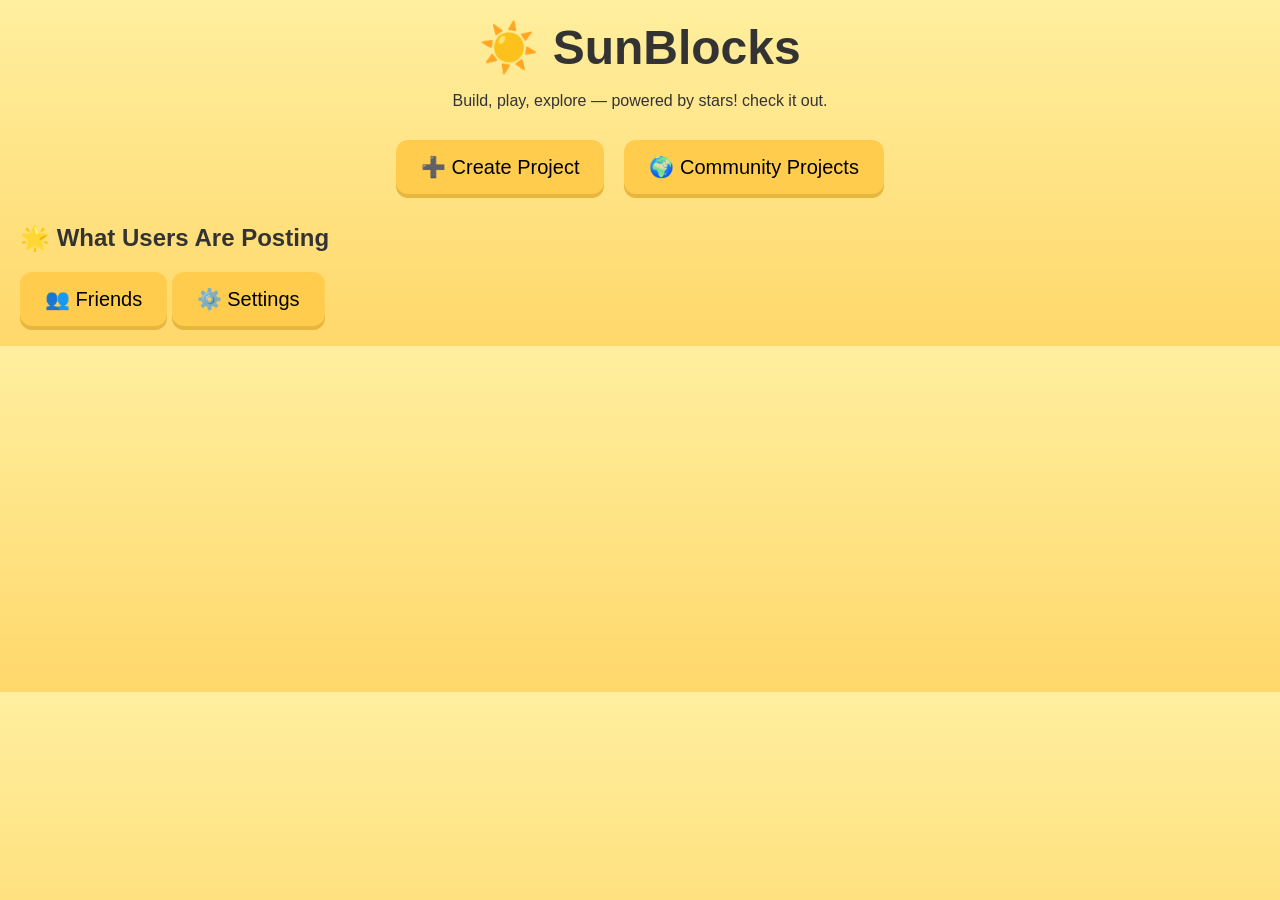
<file: index.html>
<!DOCTYPE html>
<html>
<head>
  <title>SunBlocks ☀️</title>
  <link rel="stylesheet" href="home.css">
</head>

<body>

  <header>
    <h1>☀️ SunBlocks</h1>
    <p>Build, play, explore — powered by stars! check it out.</p>
  </header>

  <div class="top-buttons">
    <button id="newProjectBtn">➕ Create Project</button>
    <button id="communityBtn">🌍 Community Projects</button>
  </div>

  <h2>🌟 What Users Are Posting</h2>
  <div id="communityGrid" class="grid"></div>

  <script src="home.js"></script>
</body>
</html>
<button id="friendsBtn">👥 Friends</button>
<button id="settingsBtn">⚙️ Settings</button>
</file>
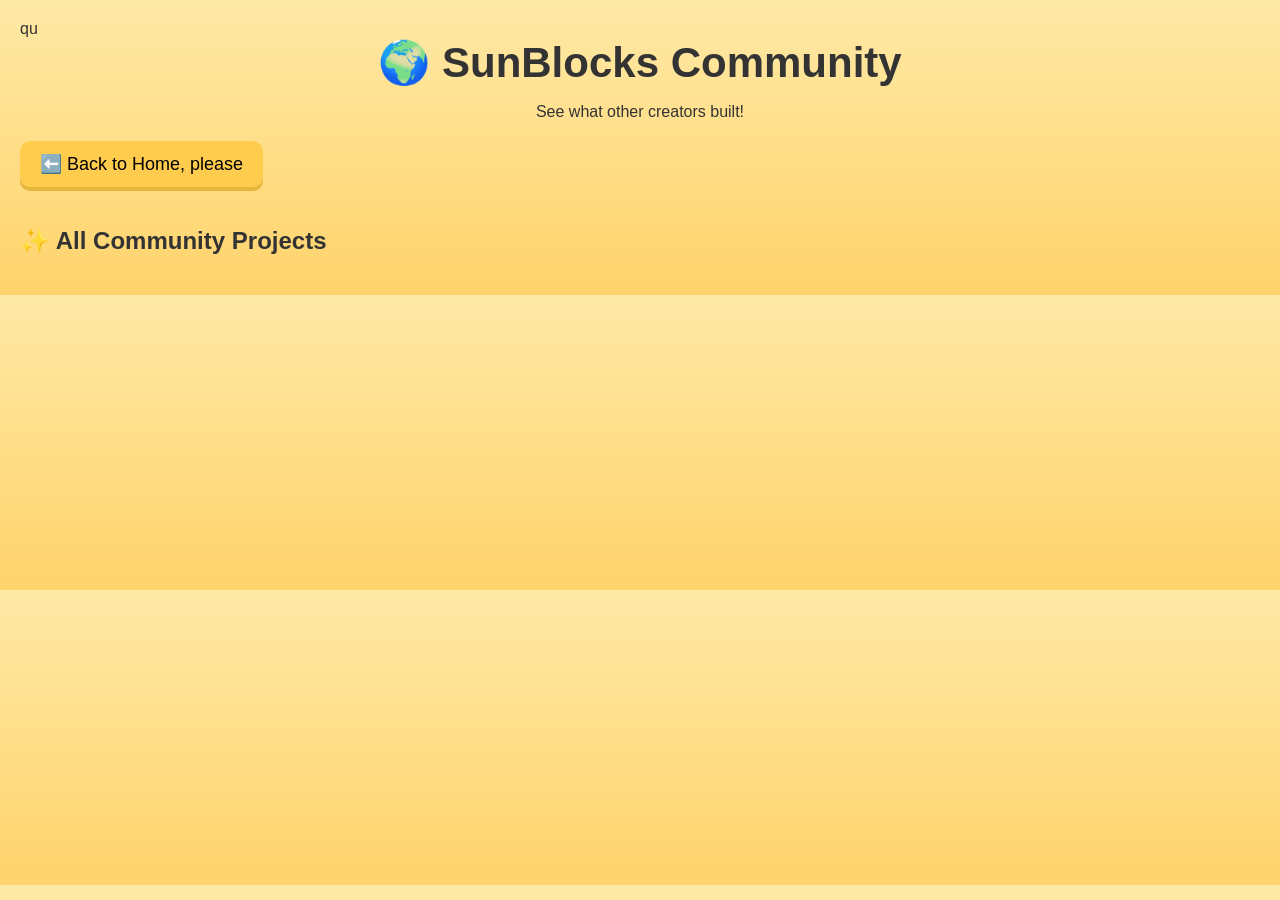
<file: community.html>
<!DOCTYPE html>
<html>qu
<head>
  <title>SunBlocks Charts ☀️</title>
  <link rel="stylesheet" href="community.css">
</head>

<body>

  <header>
    <h1>🌍 SunBlocks Community</h1>
    <p>See what other creators built!</p>
  </header>

  <button id="backBtn">⬅️ Back to Home, please</button>

  <h2>✨ All Community Projects</h2>
  <div id="communityGrid" class="grid"></div>

  <script src="community.js"></script>
</body>
</html>
</file>
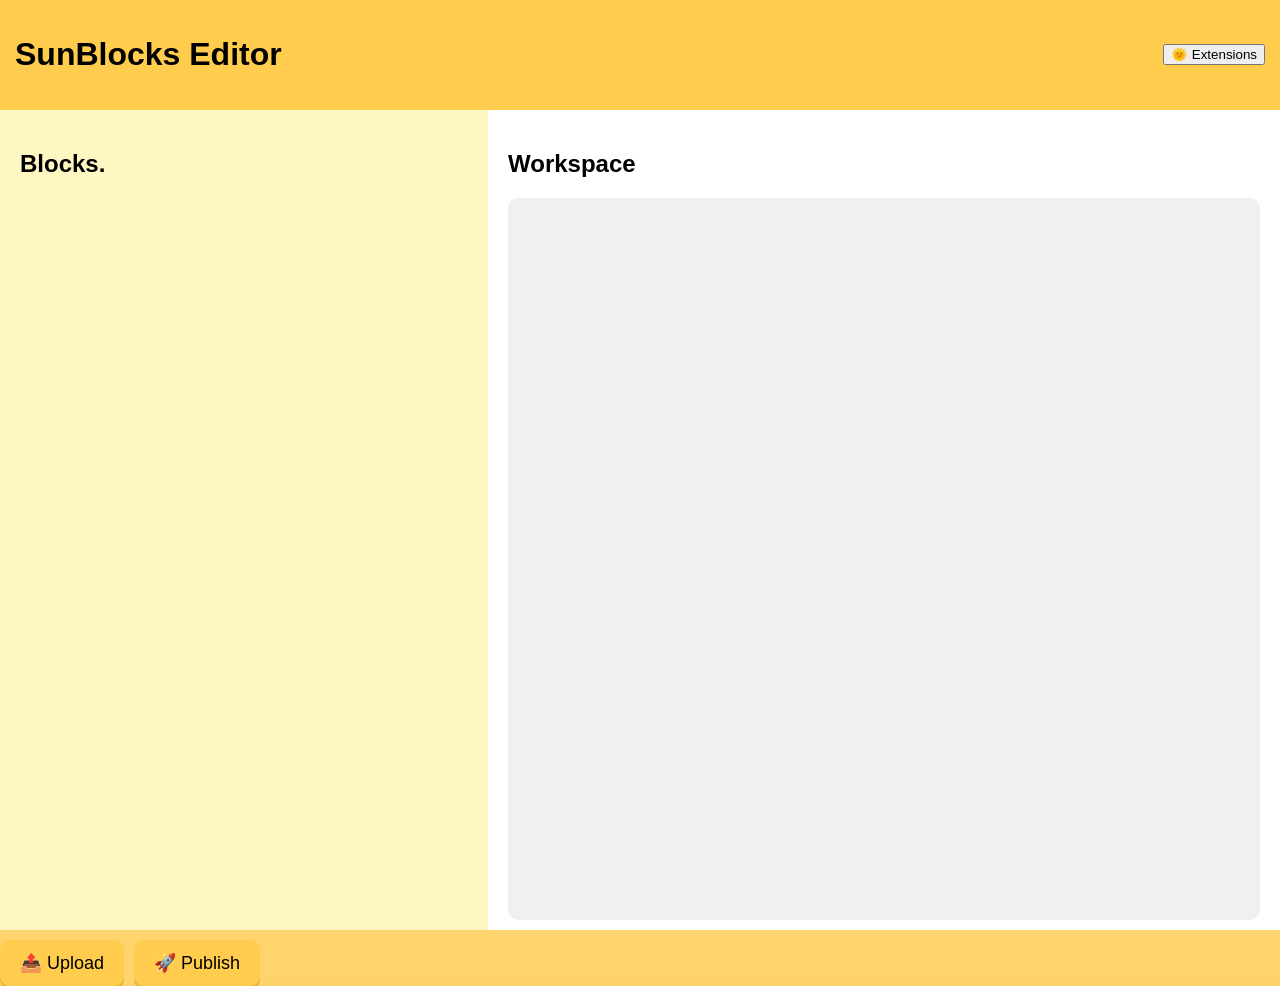
<file: editor.html>
<!DOCTYPE html>
<html>
<head>
  <title>SunBlocks Editor ☀️</title>
  <link rel="stylesheet" href="editor.css">
</head>

<body>

  <header>
    <h1>SunBlocks Editor</h1>
    <button id="extensionsBtn">🌞 Extensions</button>
  </header>

  <div id="editor">
    <div id="palette">
      <h2>Blocks.</h2>
      <div id="blockCategories"></div>
      <div id="blocks"></div>
    </div>

    <div id="workspace">
      <h2>Workspace</h2>
      <div id="dropZone"></div>
    </div>
  </div>

  <script src="blocks.js"></script>
  <script src="extensions.js"></script>
  <script src="editor.js"></script>
</body>
</html>
<div id="editorActions">
  <button id="uploadBtn">📤 Upload</button>
  <button id="publishBtn">🚀 Publish</button>
</div>
</file>
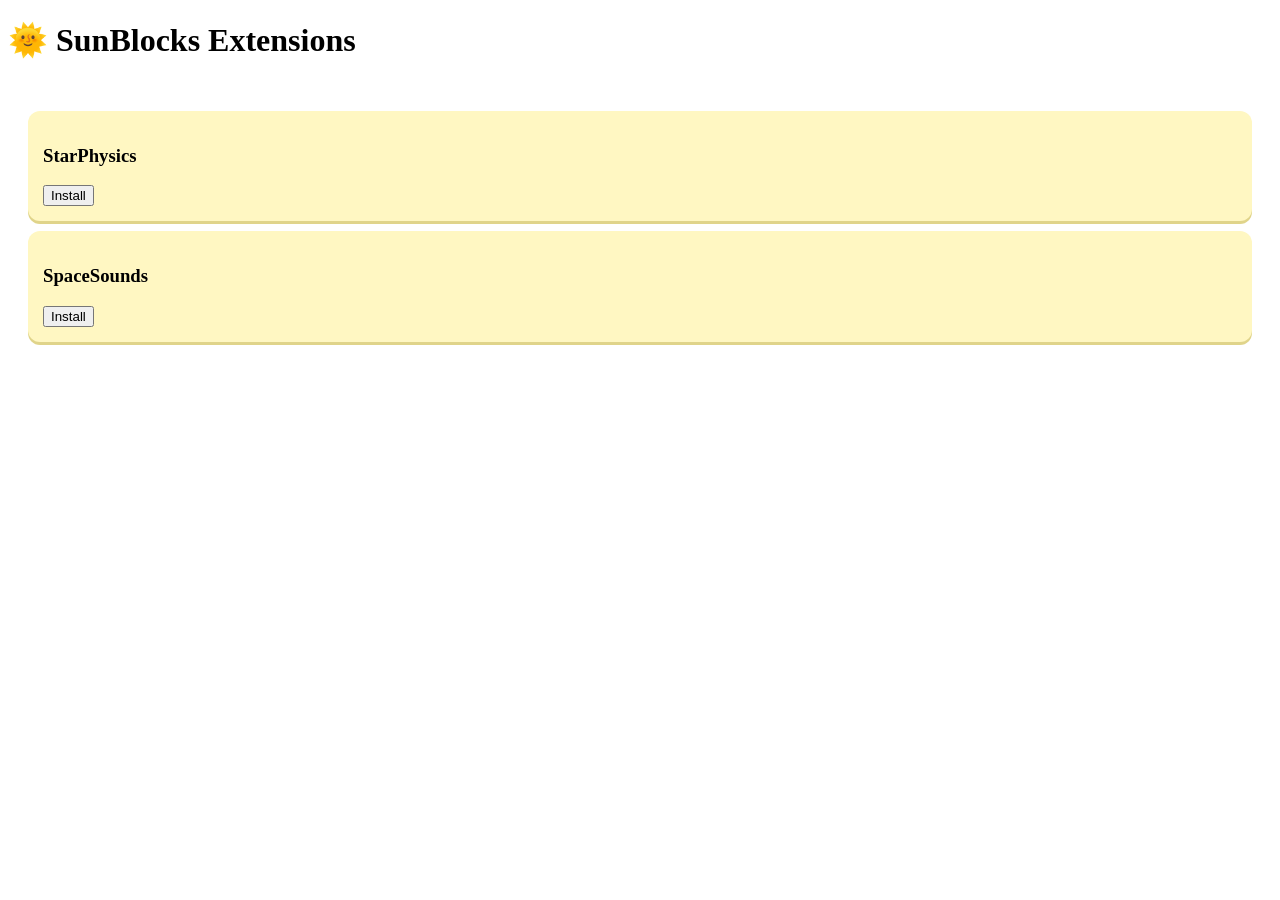
<file: extensions.html>
<!DOCTYPE html>
<html>
<head>
  <title>SunBlocks Extensions</title>
  <link rel="stylesheet" href="extensions.css">
</head>

<body>

  <header>
    <h1>🌞 SunBlocks Extensions</h1>
  </header>

  <div id="extList"></div>

  <script src="extensions.js"></script>
</body>
</html>
</file>
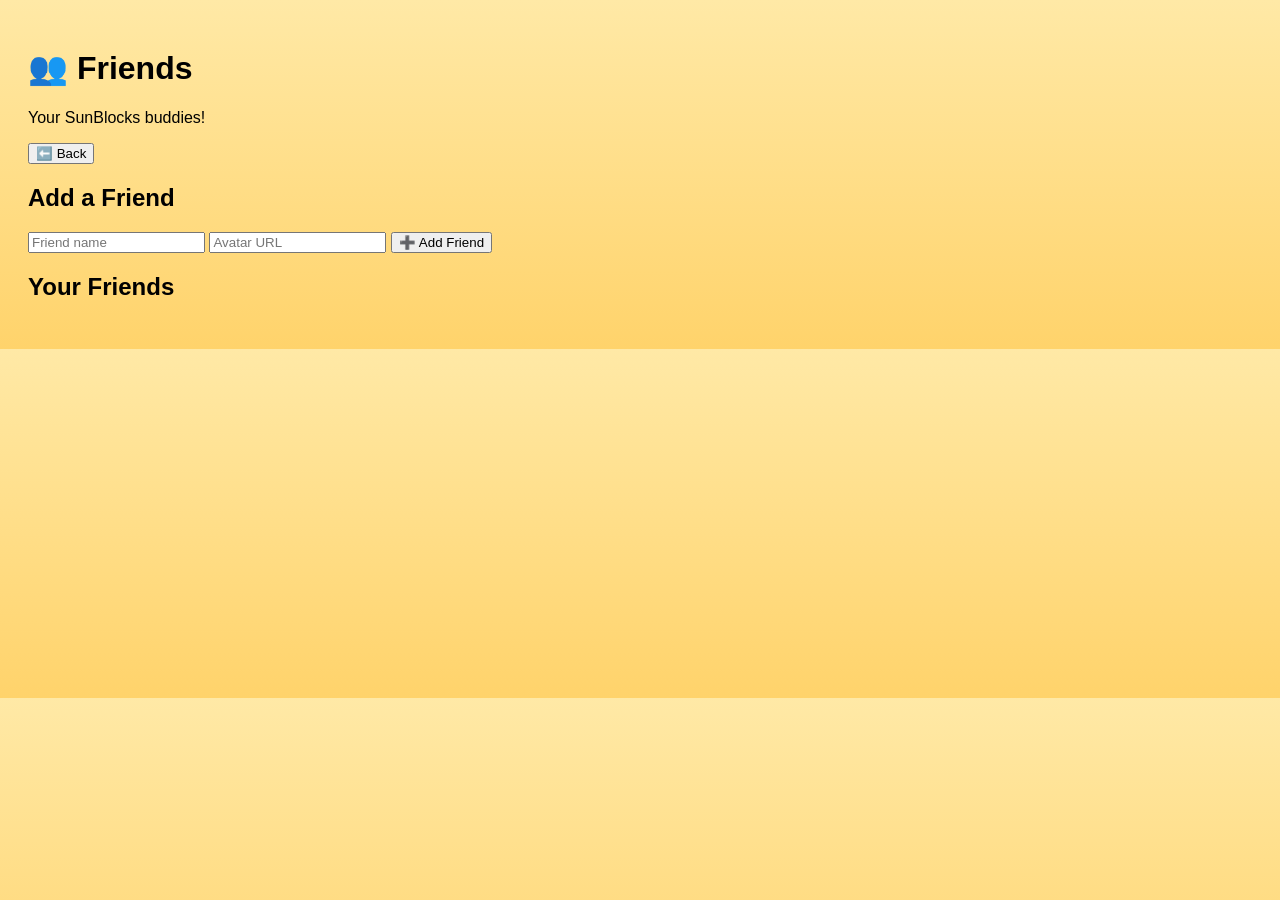
<file: friends.html>
<!DOCTYPE html>
<html>
<head>
  <title>SunBlocks Friends ☀️</title>
  <link rel="stylesheet" href="friends.css">
</head>

<body>

  <header>
    <h1>👥 Friends</h1>
    <p>Your SunBlocks buddies!</p>
  </header>

  <button id="backBtn">⬅️ Back</button>

  <h2>Add a Friend</h2>
  <input id="friendName" placeholder="Friend name">
  <input id="friendAvatar" placeholder="Avatar URL">
  <button id="addFriendBtn">➕ Add Friend</button>

  <h2>Your Friends</h2>
  <div id="friendsGrid" class="grid"></div>

  <script src="friends.js"></script>
  <script src="friendsPage.js"></script>
</body>
</html>
</file>
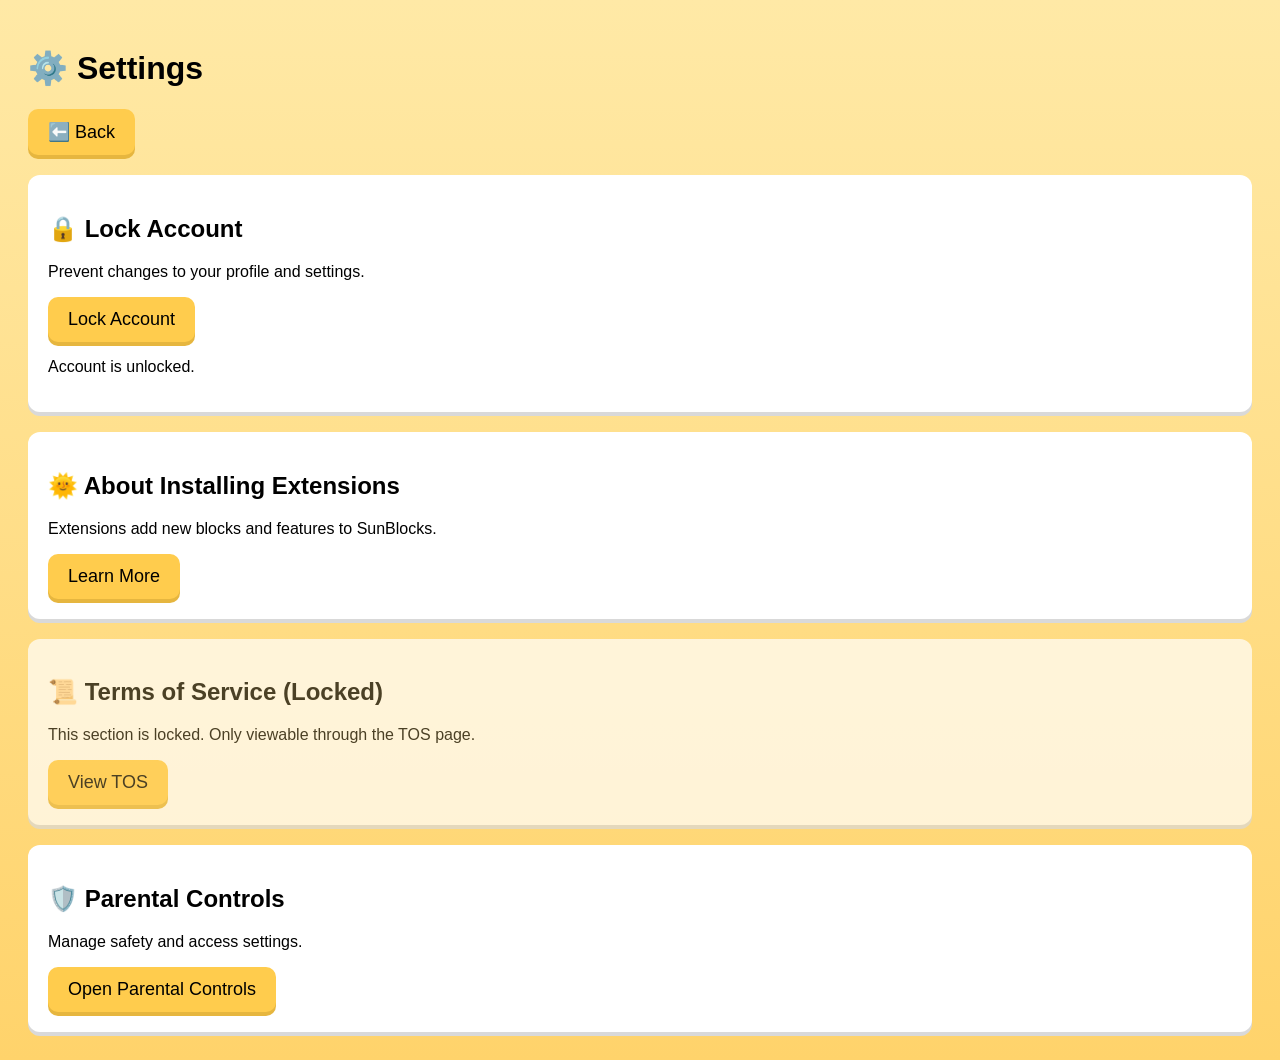
<file: settings.html>
<!DOCTYPE html>
<html>
<head>
  <title>SunBlocks Settings ⚙️</title>
  <link rel="stylesheet" href="settings.css">
</head>

<body>

  <header>
    <h1>⚙️ Settings</h1>
  </header>

  <button id="backBtn">⬅️ Back</button>

  <div class="section">
    <h2>🔒 Lock Account</h2>
    <p>Prevent changes to your profile and settings.</p>
    <button id="lockBtn">Lock Account</button>
    <p id="lockStatus"></p>
  </div>

  <div class="section">
    <h2>🌞 About Installing Extensions</h2>
    <p>Extensions add new blocks and features to SunBlocks.</p>
    <button id="extInfoBtn">Learn More</button>
  </div>

  <div class="section locked">
    <h2>📜 Terms of Service (Locked)</h2>
    <p>This section is locked. Only viewable through the TOS page.</p>
    <button id="tosBtn">View TOS</button>
  </div>

  <script src="settings.js"></script>
</body>
</html>
<div class="section">
  <h2>🛡️ Parental Controls</h2>
  <p>Manage safety and access settings.</p>
  <button id="parentalBtn">Open Parental Controls</button>
</div>
</file>
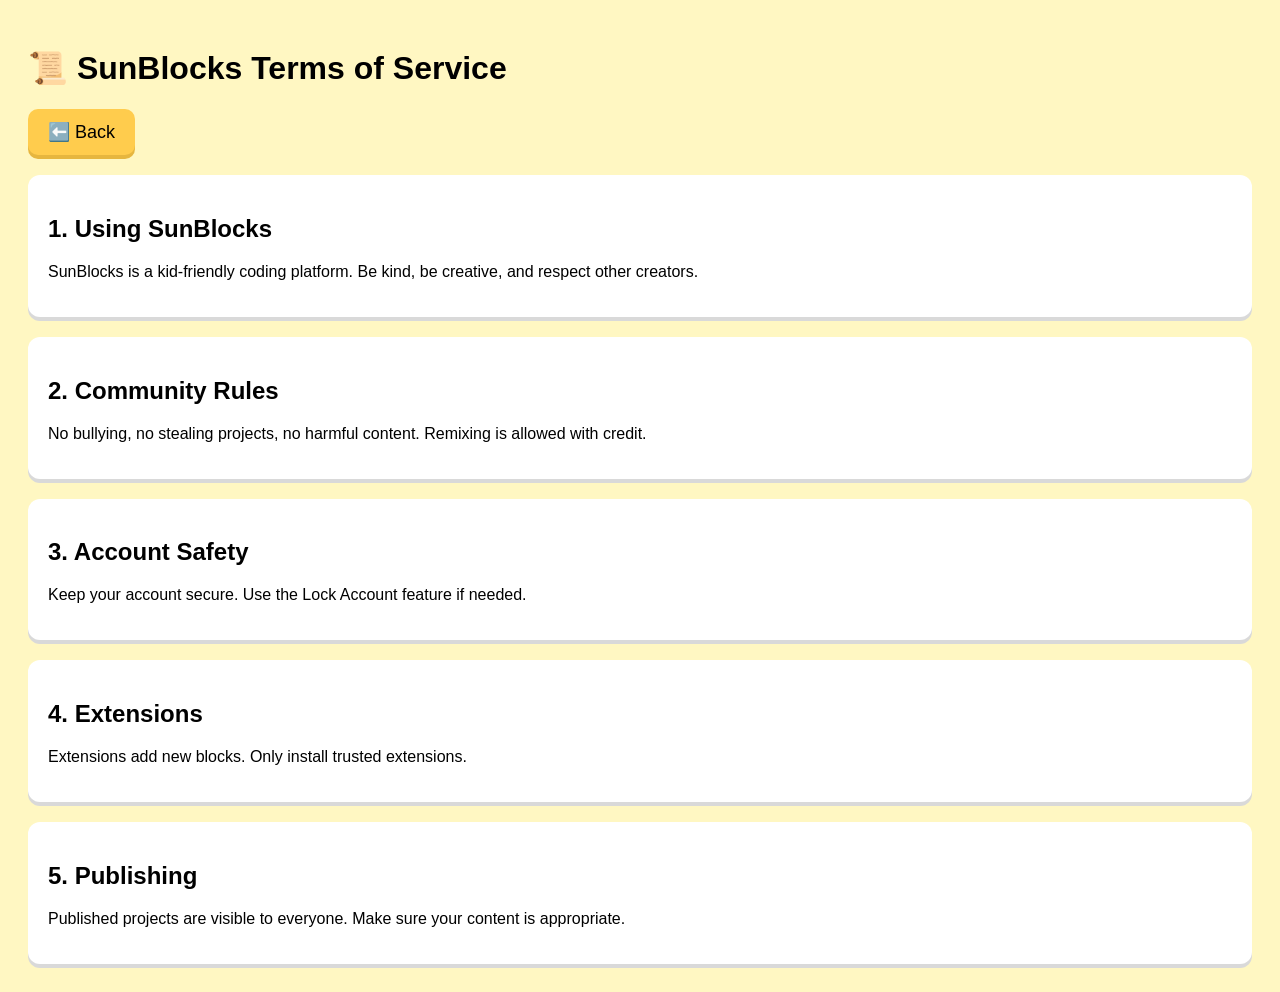
<file: tos.html>
<!DOCTYPE html>
<html>
<head>
  <title>SunBlocks Terms of Service 📜</title>
  <link rel="stylesheet" href="tos.css">
</head>

<body>

  <header>
    <h1>📜 SunBlocks Terms of Service</h1>
  </header>

  <button id="backBtn">⬅️ Back</button>

  <div class="section">
    <h2>1. Using SunBlocks</h2>
    <p>SunBlocks is a kid‑friendly coding platform. Be kind, be creative, and respect other creators.</p>
  </div>

  <div class="section">
    <h2>2. Community Rules</h2>
    <p>No bullying, no stealing projects, no harmful content. Remixing is allowed with credit.</p>
  </div>

  <div class="section">
    <h2>3. Account Safety</h2>
    <p>Keep your account secure. Use the Lock Account feature if needed.</p>
  </div>

  <div class="section">
    <h2>4. Extensions</h2>
    <p>Extensions add new blocks. Only install trusted extensions.</p>
  </div>

  <div class="section">
    <h2>5. Publishing</h2>
    <p>Published projects are visible to everyone. Make sure your content is appropriate.</p>
  </div>

  <script>
    document.getElementById("backBtn").addEventListener("click", () => {
      window.location.href = "settings.html";
    });
  </script>

</body>
</html>
</file>
<file: home.css>
body {
  font-family: "Comic Sans MS", sans-serif;
  background: linear-gradient(#ffef9f, #ffd86b);
  margin: 0;
  padding: 20px;
  color: #333;
}

header {
  text-align: center;
  margin-bottom: 30px;
}

h1 {
  font-size: 48px;
  margin: 0;
}

.top-buttons {
  display: flex;
  justify-content: center;
  gap: 20px;
  margin-bottom: 30px;
}

button {
  background: #ffcc4d;
  border: none;
  padding: 15px 25px;
  font-size: 20px;
  border-radius: 12px;
  cursor: pointer;
  box-shadow: 0 4px #e6b63f;
}

button:hover {
  background: #ffe17a;
}

.grid {
  display: grid;
  grid-template-columns: repeat(auto-fill, minmax(220px, 1fr));
  gap: 20px;
}

.card {
  background: white;
  border-radius: 12px;
  padding: 10px;
  box-shadow: 0 4px #d9d9d9;
  text-align: center;
}

.thumbnail {
  width: 100%;
  height: 150px;
  background: #ffe9b0;
  border-radius: 10px;
  margin-bottom: 10px;
  object-fit: cover;
}
const params = new URLSearchParams(window.location.search);
const sharedID = params.get("project");

if (sharedID !== null) {
  window.location.href = `projectview.html?id=${sharedID}`;
}
</file>
<file: community.css>
body {
  font-family: "Comic Sans MS", sans-serif;
  background: linear-gradient(#ffe9a6, #ffd36b);
  margin: 0;
  padding: 20px;
  color: #333;
}

header {
  text-align: center;
  margin-bottom: 20px;
}

h1 {
  font-size: 42px;
  margin: 0;
}

#backBtn {
  background: #ffcc4d;
  border: none;
  padding: 12px 20px;
  font-size: 18px;
  border-radius: 10px;
  cursor: pointer;
  box-shadow: 0 4px #e6b63f;
  margin-bottom: 20px;
}

#backBtn:hover {
  background: #ffe17a;
}

.grid {
  display: grid;
  grid-template-columns: repeat(auto-fill, minmax(220px, 1fr));
  gap: 20px;
}

.card {
  background: white;
  border-radius: 12px;
  padding: 10px;
  box-shadow: 0 4px #d9d9d9;
  text-align: center;
}

.thumbnail {
  width: 100%;
  height: 150px;
  background: #ffe9b0;
  border-radius: 10px;
  margin-bottom: 10px;
  object-fit: cover;
}
</file>
<file: editor.css>
body {
  font-family: "Comic Sans MS", sans-serif;
  background: linear-gradient(#ffe9a6, #ffd36b);
  margin: 0;
  padding: 0;
}

header {
  background: #ffcc4d;
  padding: 15px;
  display: flex;
  justify-content: space-between;
  align-items: center;
}

#editor {
  display: flex;
  height: calc(100vh - 80px);
}

#palette {
  width: 35%;
  background: #fff7c2;
  padding: 20px;
  overflow-y: auto;
}

#workspace {
  flex: 1;
  background: #fff;
  padding: 20px;
}

.block {
  background: #ffd86b;
  padding: 10px;
  margin: 8px 0;
  border-radius: 10px;
  cursor: grab;
  box-shadow: 0 3px #e0c45f;
}

#dropZone {
  background: #f0f0f0;
  height: 90%;
  border-radius: 10px;
  padding: 10px;
  overflow-y: auto;
}
#editorActions {
  margin-top: 10px;
  display: flex;
  gap: 10px;
}

#editorActions button {
  background: #ffcc4d;
  border: none;
  padding: 12px 20px;
  font-size: 18px;
  border-radius: 10px;
  cursor: pointer;
  box-shadow: 0 4px #e6b63f;
}
</file>
<file: extensions.css>
#extList {
  padding: 20px;
}

.extension {
  background: #fff7c2;
  padding: 15px;
  margin: 10px 0;
  border-radius: 12px;
  box-shadow: 0 3px #e0d48a;
}
</file>
<file: friends.css>
body {
  font-family: "Comic Sans MS", sans-serif;
  background: linear-gradient(#ffe9a6, #ffd36b);
  padding: 20px;
}

.grid {
  display: grid;
  grid-template-columns: repeat(auto-fill, minmax(220px, 1fr));
  gap: 20px;
}

.friendCard {
  background: white;
  padding: 10px;
  border-radius: 12px;
  text-align: center;
  box-shadow: 0 4px #d9d9d9;
}

.friendAvatar {
  width: 100px;
  height: 100px;
  border-radius: 50%;
  object-fit: cover;
}

.statusOnline {
  color: green;
  font-weight: bold;
}

.statusOffline {
  color: gray;
}
</file>
<file: settings.css>
body {
  font-family: "Comic Sans MS", sans-serif;
  background: linear-gradient(#ffe9a6, #ffd36b);
  padding: 20px;
}

.section {
  background: white;
  padding: 20px;
  margin-top: 20px;
  border-radius: 12px;
  box-shadow: 0 4px #d9d9d9;
}

.locked {
  opacity: 0.7;
}

button {
  background: #ffcc4d;
  border: none;
  padding: 12px 20px;
  font-size: 18px;
  border-radius: 10px;
  cursor: pointer;
  box-shadow: 0 4px #e6b63f;
}
</file>
<file: tos.css>
body {
  font-family: "Comic Sans MS", sans-serif;
  background: #fff7c2;
  padding: 20px;
}

.section {
  background: white;
  padding: 20px;
  margin-top: 20px;
  border-radius: 12px;
  box-shadow: 0 4px #d9d9d9;
}

button {
  background: #ffcc4d;
  border: none;
  padding: 12px 20px;
  font-size: 18px;
  border-radius: 10px;
  cursor: pointer;
  box-shadow: 0 4px #e6b63f;
}
</file>
